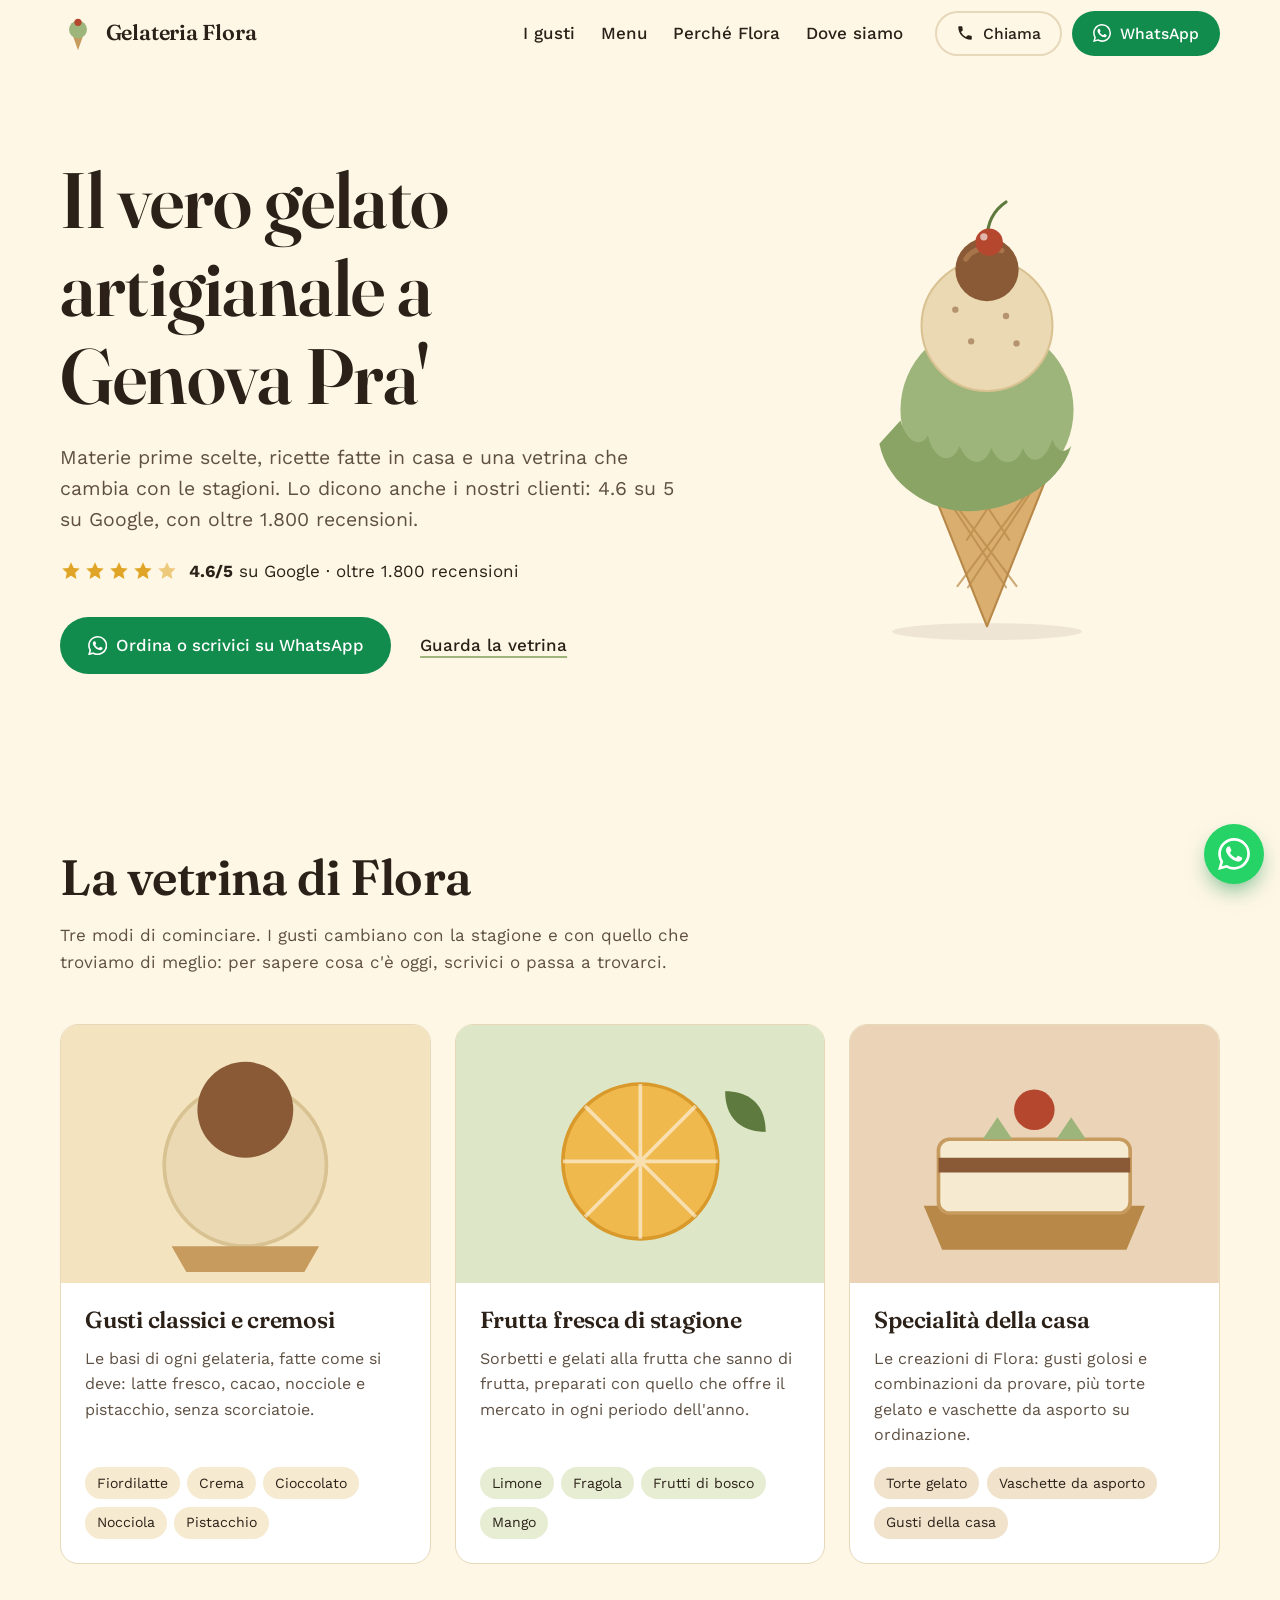
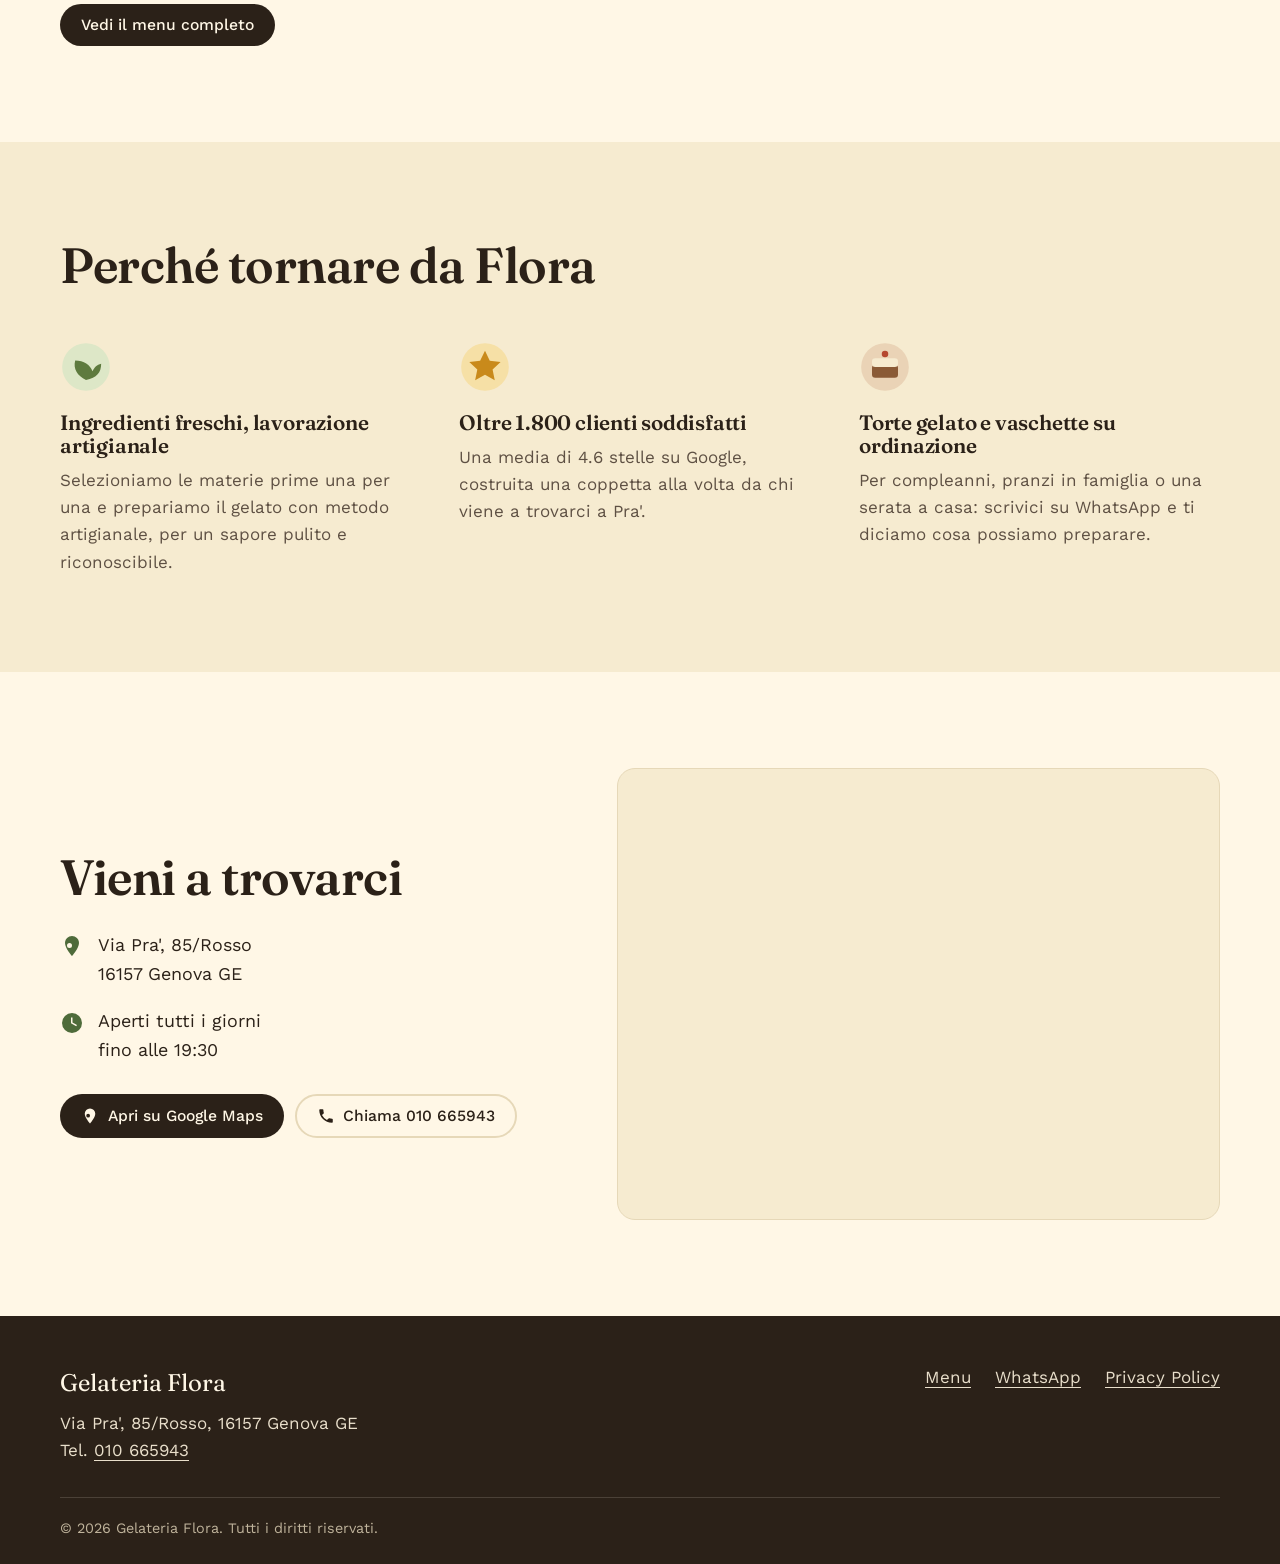
<file: index.html>
<!DOCTYPE html>
<html lang="it">
<head>
  <meta charset="UTF-8">
  <meta name="viewport" content="width=device-width, initial-scale=1">
  <title>Gelateria Flora | Gelato artigianale a Genova Pra'</title>
  <meta name="description" content="Gelateria Flora a Genova Pra': gelato artigianale, frutta fresca di stagione, torte gelato e vaschette da asporto su ordinazione. 4.6/5 su Google con oltre 1.800 recensioni.">
  <meta name="theme-color" content="#FFF7E6">
  <meta property="og:title" content="Gelateria Flora | Gelato artigianale a Genova Pra'">
  <meta property="og:description" content="Gelato artigianale, frutta fresca di stagione, torte gelato su ordinazione. Via Pra', 85/R, Genova.">
  <meta property="og:type" content="website">
  <link rel="icon" href="assets/favicon.svg" type="image/svg+xml">
  <link rel="preconnect" href="https://fonts.googleapis.com">
  <link rel="preconnect" href="https://fonts.gstatic.com" crossorigin>
  <link href="https://fonts.googleapis.com/css2?family=Fraunces:ital,opsz,wght@0,9..144,400;0,9..144,600;1,9..144,400&family=Work+Sans:wght@400;500;600&display=swap" rel="stylesheet">
  <link rel="stylesheet" href="style.css">
</head>
<body>

<!-- Icone SVG riutilizzabili -->
<svg width="0" height="0" style="position:absolute" aria-hidden="true">
  <symbol id="i-wa" viewBox="0 0 24 24"><path d="M17.472 14.382c-.297-.149-1.758-.867-2.03-.967-.273-.099-.471-.148-.67.15-.197.297-.767.966-.94 1.164-.173.199-.347.223-.644.075-.297-.15-1.255-.463-2.39-1.475-.883-.788-1.48-1.761-1.653-2.059-.173-.297-.018-.458.13-.606.134-.133.298-.347.446-.52.149-.174.198-.298.298-.497.099-.198.05-.371-.025-.52-.075-.149-.669-1.612-.916-2.207-.242-.579-.487-.5-.669-.51-.173-.008-.371-.01-.57-.01-.198 0-.52.074-.792.372-.272.297-1.04 1.016-1.04 2.479 0 1.462 1.065 2.875 1.213 3.074.149.198 2.096 3.2 5.077 4.487.709.306 1.262.489 1.694.625.712.227 1.36.195 1.871.118.571-.085 1.758-.719 2.006-1.413.248-.694.248-1.289.173-1.413-.074-.124-.272-.198-.57-.347m-5.421 7.403h-.004a9.87 9.87 0 01-5.031-1.378l-.361-.214-3.741.982.998-3.648-.235-.374a9.86 9.86 0 01-1.51-5.26c.001-5.45 4.436-9.884 9.888-9.884 2.64 0 5.122 1.03 6.988 2.898a9.825 9.825 0 012.893 6.994c-.003 5.45-4.437 9.884-9.885 9.884m8.413-18.297A11.815 11.815 0 0012.05 0C5.495 0 .16 5.335.157 11.892c0 2.096.547 4.142 1.588 5.945L.057 24l6.305-1.654a11.882 11.882 0 005.683 1.448h.005c6.554 0 11.89-5.335 11.893-11.893a11.821 11.821 0 00-3.48-8.413z"/></symbol>
  <symbol id="i-phone" viewBox="0 0 24 24"><path d="M6.6 10.8a15.1 15.1 0 006.6 6.6l2.2-2.2a1 1 0 011-.25c1.1.37 2.3.57 3.6.57a1 1 0 011 1V20a1 1 0 01-1 1C10.6 21 3 13.4 3 4a1 1 0 011-1h3.5a1 1 0 011 1c0 1.3.2 2.5.57 3.6a1 1 0 01-.25 1z"/></symbol>
  <symbol id="i-pin" viewBox="0 0 24 24"><path d="M12 2a7 7 0 00-7 7c0 5.2 7 13 7 13s7-7.8 7-13a7 7 0 00-7-7zm0 9.5A2.5 2.5 0 119.5 9 2.5 2.5 0 0112 11.5z"/></symbol>
  <symbol id="i-clock" viewBox="0 0 24 24"><path d="M12 2a10 10 0 100 20 10 10 0 000-20zm4.2 13.3l-5.2-3.1V6.5h1.5v4.9l4.5 2.6z"/></symbol>
  <symbol id="i-star" viewBox="0 0 24 24"><path d="M12 2.5l2.9 6.1 6.6.8-4.9 4.6 1.3 6.6L12 17.3l-5.9 3.3 1.3-6.6L2.5 9.4l6.6-.8z"/></symbol>
</svg>

<a class="skip" href="#contenuto">Vai al contenuto</a>

<header class="site-header" id="top">
  <div class="wrap header-inner">
    <a class="brand" href="#top" aria-label="Gelateria Flora, torna in alto">
      <svg class="brand-mark" viewBox="0 0 40 40" aria-hidden="true">
        <path d="M14 21h12l-6 17z" fill="#C79A5E"/>
        <circle cx="20" cy="15" r="10" fill="#9DB57A"/>
        <circle cx="20" cy="7" r="4" fill="#B5472F"/>
      </svg>
      <span class="brand-name">Gelateria Flora</span>
    </a>

    <nav class="nav" id="nav" aria-label="Principale">
      <ul class="nav-list">
        <li><a href="#gusti">I gusti</a></li>
        <li><a href="menu.html">Menu</a></li>
        <li><a href="#punti-di-forza">Perché Flora</a></li>
        <li><a href="#info">Dove siamo</a></li>
      </ul>
      <div class="nav-actions">
        <a class="btn btn-ghost" href="tel:010665943"><svg class="ico" aria-hidden="true"><use href="#i-phone"/></svg>Chiama</a>
        <a class="btn btn-wa" href="https://wa.me/39NUMERO" target="_blank" rel="noopener"><svg class="ico" aria-hidden="true"><use href="#i-wa"/></svg>WhatsApp</a>
      </div>
    </nav>

    <button class="burger" id="burger" aria-expanded="false" aria-controls="nav" aria-label="Apri il menu">
      <span></span><span></span><span></span>
    </button>
  </div>
</header>

<main id="contenuto">

  <!-- HERO -->
  <section class="hero">
    <div class="wrap hero-grid">
      <div class="hero-copy">
        <h1>Il vero gelato artigianale a Genova&nbsp;Pra'</h1>
        <p class="lead">Materie prime scelte, ricette fatte in casa e una vetrina che cambia con le stagioni. Lo dicono anche i nostri clienti: 4.6 su 5 su Google, con oltre 1.800 recensioni.</p>
        <div class="rating" role="img" aria-label="Valutazione 4.6 su 5 su Google">
          <span class="stars" aria-hidden="true">
            <svg><use href="#i-star"/></svg><svg><use href="#i-star"/></svg><svg><use href="#i-star"/></svg><svg><use href="#i-star"/></svg><svg class="half"><use href="#i-star"/></svg>
          </span>
          <span class="rating-text"><strong>4.6/5</strong> su Google · oltre 1.800 recensioni</span>
        </div>
        <div class="hero-cta">
          <a class="btn btn-wa btn-lg" href="https://wa.me/39NUMERO" target="_blank" rel="noopener"><svg class="ico" aria-hidden="true"><use href="#i-wa"/></svg>Ordina o scrivici su WhatsApp</a>
          <a class="link-quiet" href="#gusti">Guarda la vetrina</a>
        </div>
      </div>

      <div class="hero-art" aria-hidden="true">
        <svg viewBox="0 0 360 440" class="cone-art">
          <ellipse cx="180" cy="425" rx="90" ry="8" fill="#2B2118" opacity=".08"/>
          <!-- cono -->
          <path d="M112 250h136L180 420z" fill="#D9AE6F"/>
          <path d="M112 250h136L180 420z" fill="none" stroke="#B88848" stroke-width="2" stroke-linejoin="round"/>
          <g stroke="#B88848" stroke-width="2" opacity=".7" stroke-linecap="round">
            <path d="M132 283l66 100M156 270l45 68M206 270l-45 68M228 283l-66 100M118 262l90 120M242 262l-90 120"/>
          </g>
          <!-- palline -->
          <circle cx="180" cy="215" r="82" fill="#9DB57A"/>
          <path d="M98 225c6 22 20 26 26 14 6 26 24 28 30 10 8 20 24 20 30 2 8 18 24 18 30 0 6 16 20 16 28-8 4 12 12 14 18 6-12 40-60 62-98 62-36 0-76-24-84-64z" fill="#8AA466"/>
          <circle cx="180" cy="135" r="62" fill="#EBD9B4"/>
          <circle cx="180" cy="135" r="62" fill="none" stroke="#D9C291" stroke-width="2"/>
          <g fill="#8A5A36" opacity=".55"><circle cx="150" cy="120" r="3"/><circle cx="172" cy="104" r="3"/><circle cx="198" cy="126" r="3"/><circle cx="165" cy="150" r="3"/><circle cx="208" cy="152" r="3"/><circle cx="188" cy="86" r="2.5"/></g>
          <circle cx="180" cy="82" r="30" fill="#8A5A36"/>
          <path d="M160 72c6-10 22-14 34-8" stroke="#A8744A" stroke-width="5" stroke-linecap="round" fill="none"/>
          <!-- ciliegia -->
          <path d="M180 54c0-16 6-28 18-36" stroke="#5E7A3E" stroke-width="3" fill="none" stroke-linecap="round"/>
          <circle cx="182" cy="56" r="13" fill="#B5472F"/>
          <circle cx="177" cy="51" r="3.5" fill="#fff" opacity=".6"/>
        </svg>
      </div>
    </div>
  </section>

  <!-- GUSTI -->
  <section class="section" id="gusti">
    <div class="wrap">
      <div class="section-head">
        <h2>La vetrina di Flora</h2>
        <p>Tre modi di cominciare. I gusti cambiano con la stagione e con quello che troviamo di meglio: per sapere cosa c'è oggi, scrivici o passa a trovarci.</p>
      </div>

      <div class="cards">
        <article class="card card-cream">
          <div class="card-media">
            <svg viewBox="0 0 200 140" aria-hidden="true"><rect width="200" height="140" fill="#F3E3BF"/><circle cx="100" cy="76" r="44" fill="#EBD9B4" stroke="#D9C291" stroke-width="2"/><circle cx="100" cy="46" r="26" fill="#8A5A36"/><path d="M60 120h80l-8 14H68z" fill="#C79A5E"/></svg>
            <img src="https://images.unsplash.com/photo-1563805042-7684c019e1cb?auto=format&fit=crop&w=900&q=75" alt="Coppetta con palline di gelato artigianale" loading="lazy" onerror="this.remove()">
          </div>
          <div class="card-body">
            <h3>Gusti classici e cremosi</h3>
            <p>Le basi di ogni gelateria, fatte come si deve: latte fresco, cacao, nocciole e pistacchio, senza scorciatoie.</p>
            <ul class="chips">
              <li>Fiordilatte</li><li>Crema</li><li>Cioccolato</li><li>Nocciola</li><li>Pistacchio</li>
            </ul>
          </div>
        </article>

        <article class="card card-pistachio">
          <div class="card-media">
            <svg viewBox="0 0 200 140" aria-hidden="true"><rect width="200" height="140" fill="#DDE7C7"/><circle cx="100" cy="74" r="42" fill="#F0B94E"/><circle cx="100" cy="74" r="42" fill="none" stroke="#D99A2B" stroke-width="2"/><path d="M100 32v84M58 74h84M70 44l60 60M130 44l-60 60" stroke="#fff" stroke-width="2" opacity=".55"/><path d="M146 36c14 0 22 8 22 22-14 0-22-8-22-22z" fill="#5E7A3E"/></svg>
            <img src="https://images.unsplash.com/photo-1488900128323-21503983a07e?auto=format&fit=crop&w=900&q=75" alt="Frutta fresca di stagione" loading="lazy" onerror="this.remove()">
          </div>
          <div class="card-body">
            <h3>Frutta fresca di stagione</h3>
            <p>Sorbetti e gelati alla frutta che sanno di frutta, preparati con quello che offre il mercato in ogni periodo dell'anno.</p>
            <ul class="chips">
              <li>Limone</li><li>Fragola</li><li>Frutti di bosco</li><li>Mango</li>
            </ul>
          </div>
        </article>

        <article class="card card-hazel">
          <div class="card-media">
            <svg viewBox="0 0 200 140" aria-hidden="true"><rect width="200" height="140" fill="#EAD3B6"/><path d="M40 98h120l-10 24H50z" fill="#B88848"/><rect x="48" y="62" width="104" height="40" rx="6" fill="#F6EBD0" stroke="#C79A5E" stroke-width="2"/><path d="M48 76h104" stroke="#8A5A36" stroke-width="8"/><circle cx="100" cy="46" r="11" fill="#B5472F"/><path d="M72 62l8-12 8 12M112 62l8-12 8 12" fill="#9DB57A"/></svg>
            <img src="https://images.unsplash.com/photo-1501443762994-82bd5dace89a?auto=format&fit=crop&w=900&q=75" alt="Specialità gelato della casa" loading="lazy" onerror="this.remove()">
          </div>
          <div class="card-body">
            <h3>Specialità della casa</h3>
            <p>Le creazioni di Flora: gusti golosi e combinazioni da provare, più torte gelato e vaschette da asporto su ordinazione.</p>
            <ul class="chips">
              <li>Torte gelato</li><li>Vaschette da asporto</li><li>Gusti della casa</li>
            </ul>
          </div>
        </article>
      </div>
      <p class="section-cta"><a class="btn btn-solid" href="menu.html">Vedi il menu completo</a></p>
    </div>
  </section>

  <!-- PUNTI DI FORZA -->
  <section class="section section-tint" id="punti-di-forza">
    <div class="wrap">
      <div class="section-head">
        <h2>Perché tornare da Flora</h2>
      </div>
      <div class="strengths">
        <div class="strength">
          <svg class="s-ico" viewBox="0 0 48 48" aria-hidden="true"><circle cx="24" cy="24" r="22" fill="#DDE7C7"/><path d="M24 36c-8-4-12-10-10-18 8 0 14 4 16 10 2-4 4-6 8-7 0 8-4 13-14 15z" fill="#5E7A3E"/></svg>
          <h3>Ingredienti freschi, lavorazione artigianale</h3>
          <p>Selezioniamo le materie prime una per una e prepariamo il gelato con metodo artigianale, per un sapore pulito e riconoscibile.</p>
        </div>
        <div class="strength">
          <svg class="s-ico" viewBox="0 0 48 48" aria-hidden="true"><circle cx="24" cy="24" r="22" fill="#F6E0A6"/><path d="M24 9l4.4 9.2 10 1.2-7.4 6.9 2 10L24 31.2 14.9 36.3l2-10L9.5 19.4l10-1.2z" fill="#C98A1B"/></svg>
          <h3>Oltre 1.800 clienti soddisfatti</h3>
          <p>Una media di 4.6 stelle su Google, costruita una coppetta alla volta da chi viene a trovarci a Pra'.</p>
        </div>
        <div class="strength">
          <svg class="s-ico" viewBox="0 0 48 48" aria-hidden="true"><circle cx="24" cy="24" r="22" fill="#EAD3B6"/><rect x="12" y="22" width="24" height="12" rx="3" fill="#8A5A36"/><rect x="12" y="16" width="24" height="8" rx="3" fill="#F6EBD0"/><circle cx="24" cy="12" r="3" fill="#B5472F"/></svg>
          <h3>Torte gelato e vaschette su ordinazione</h3>
          <p>Per compleanni, pranzi in famiglia o una serata a casa: scrivici su WhatsApp e ti diciamo cosa possiamo preparare.</p>
        </div>
      </div>
    </div>
  </section>

  <!-- INFO / MAPPA -->
  <section class="section" id="info">
    <div class="wrap info-grid">
      <div class="info-copy">
        <h2>Vieni a trovarci</h2>
        <address class="info-item">
          <svg class="ico" aria-hidden="true"><use href="#i-pin"/></svg>
          <span>Via Pra', 85/Rosso<br>16157 Genova GE</span>
        </address>
        <div class="info-item">
          <svg class="ico" aria-hidden="true"><use href="#i-clock"/></svg>
          <span>Aperti tutti i giorni<br>fino alle 19:30</span>
        </div>
        <div class="info-actions">
          <a class="btn btn-solid" href="https://www.google.com/maps/search/?api=1&query=Gelateria+Flora+Via+Pra'+85R+16157+Genova" target="_blank" rel="noopener"><svg class="ico" aria-hidden="true"><use href="#i-pin"/></svg>Apri su Google Maps</a>
          <a class="btn btn-ghost" href="tel:010665943"><svg class="ico" aria-hidden="true"><use href="#i-phone"/></svg>Chiama 010 665943</a>
        </div>
      </div>
      <div class="map-frame">
        <iframe title="Mappa di Gelateria Flora, Via Pra' 85/R, Genova" loading="lazy" referrerpolicy="no-referrer-when-downgrade"
          src="https://www.google.com/maps?q=Via+Pra'+85R,+16157+Genova&output=embed"></iframe>
      </div>
    </div>
  </section>
</main>

<footer class="site-footer">
  <div class="wrap footer-inner">
    <div>
      <p class="footer-brand">Gelateria Flora</p>
      <p>Via Pra', 85/Rosso, 16157 Genova GE<br>Tel. <a href="tel:010665943">010 665943</a></p>
    </div>
    <div class="footer-links">
      <a href="menu.html">Menu</a>
      <a href="https://wa.me/39NUMERO" target="_blank" rel="noopener">WhatsApp</a>
      <a href="#" id="privacy-link">Privacy Policy</a>
    </div>
  </div>
  <div class="wrap footer-bottom">
    <p>© <span id="year">2026</span> Gelateria Flora. Tutti i diritti riservati.</p>
  </div>
</footer>

<a class="wa-float" href="https://wa.me/39NUMERO" target="_blank" rel="noopener" aria-label="Scrivici su WhatsApp">
  <svg aria-hidden="true"><use href="#i-wa"/></svg>
</a>

<script src="script.js"></script>
</body>
</html>
</file>
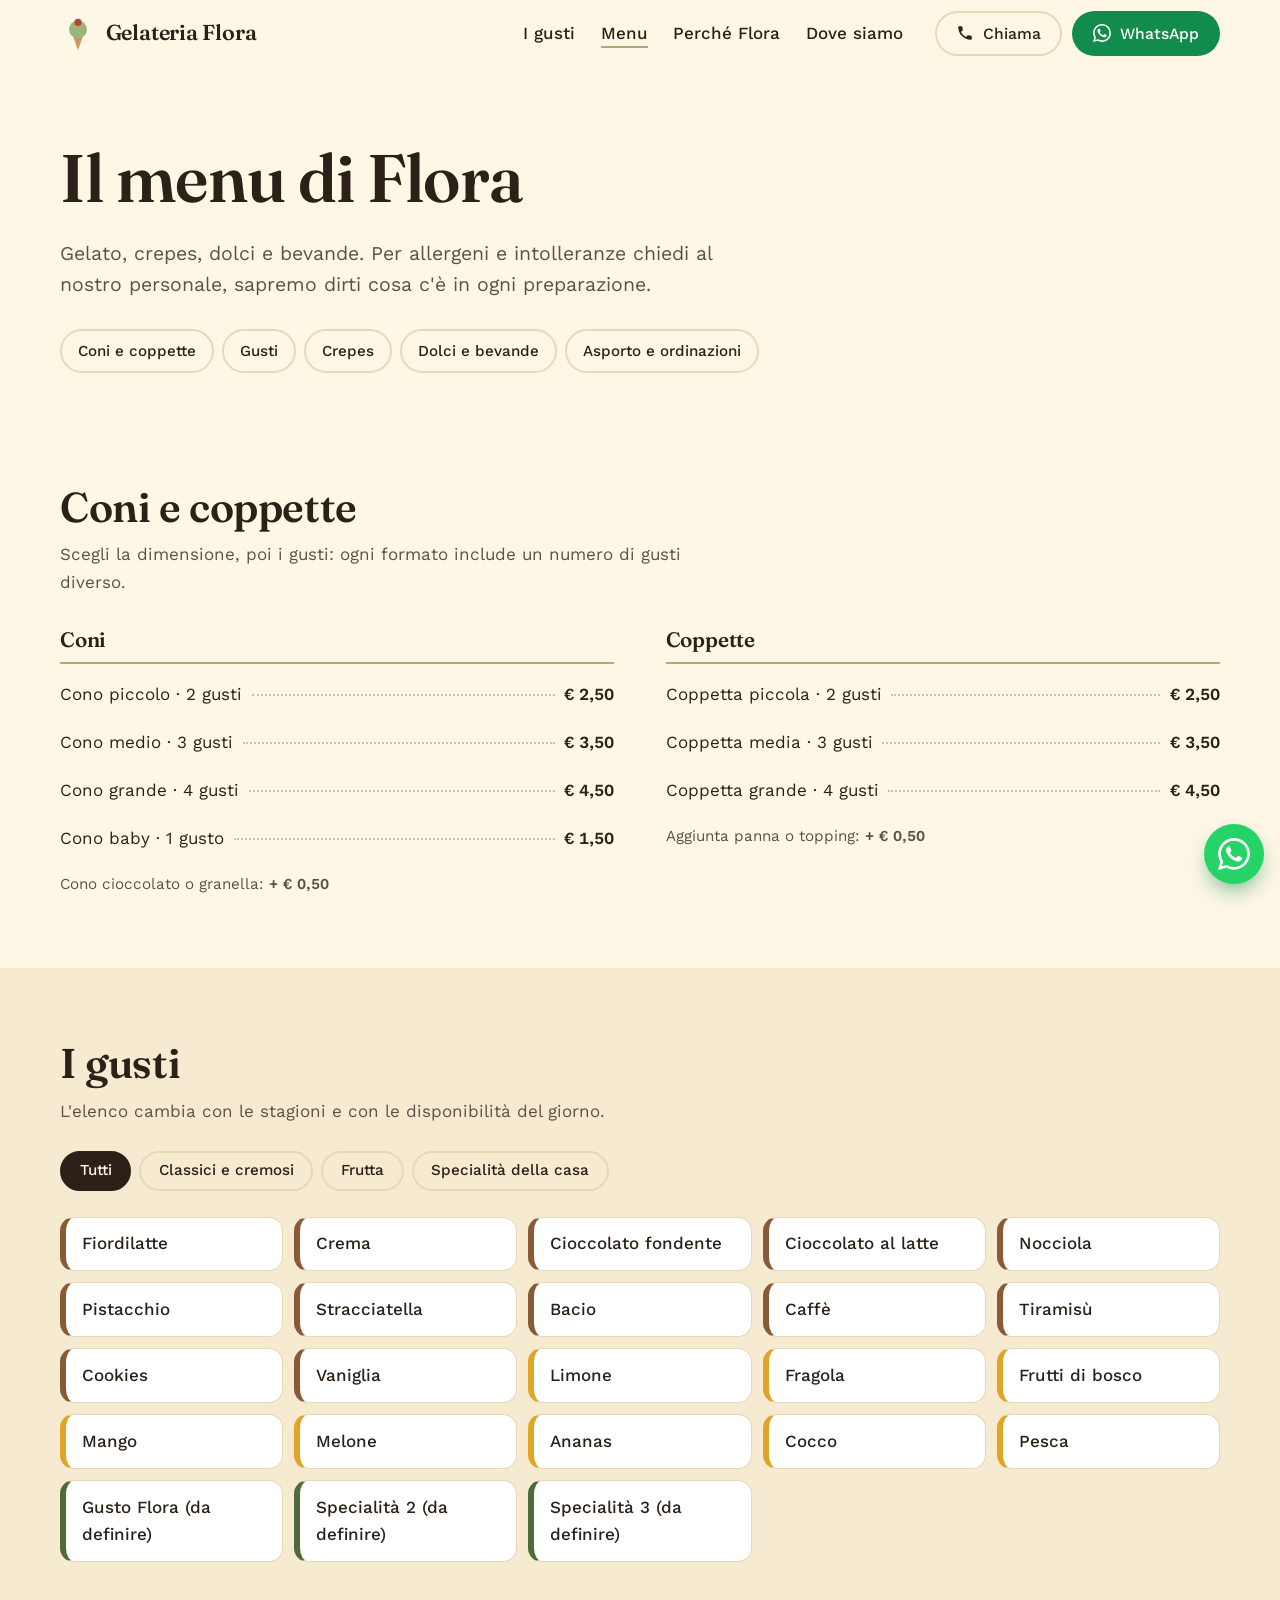
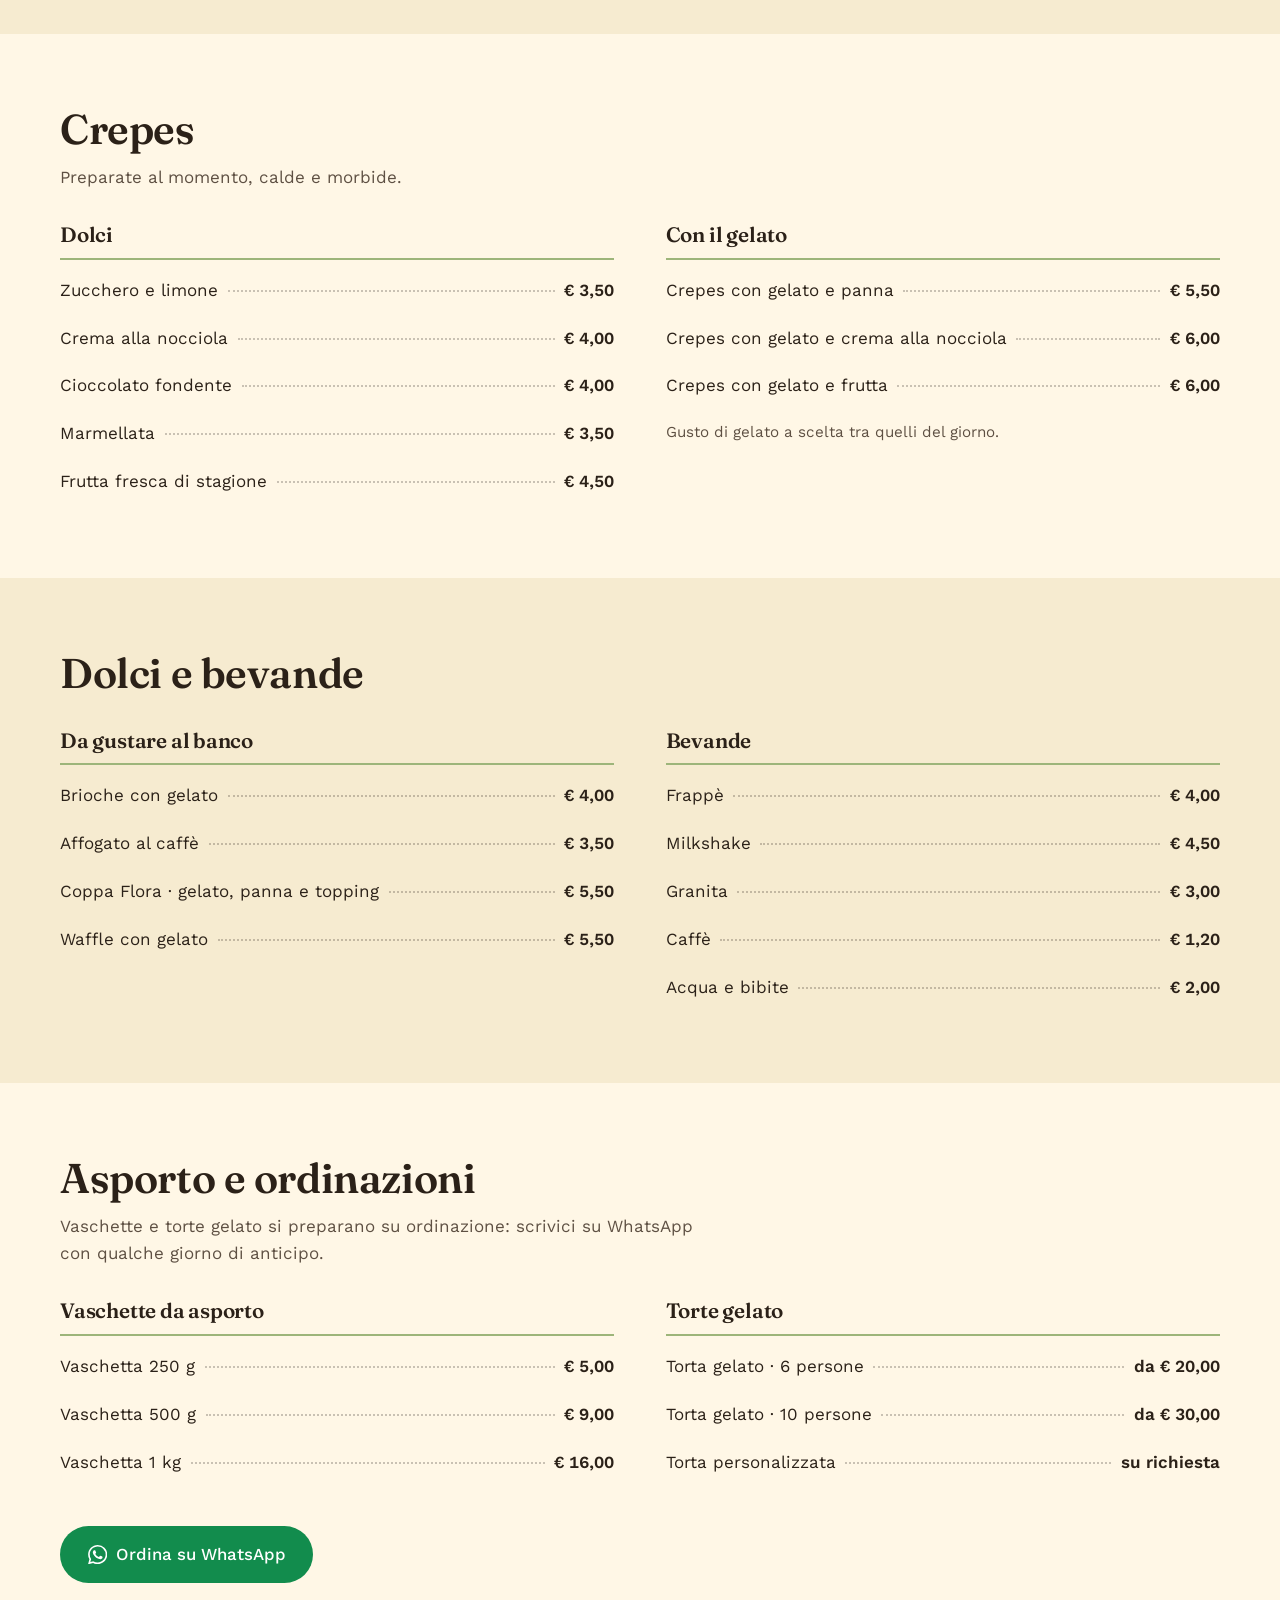
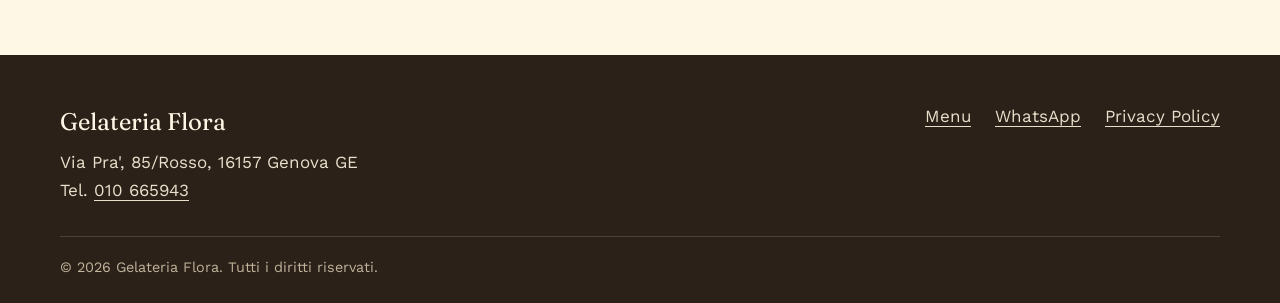
<file: menu.html>
<!DOCTYPE html>
<html lang="it">
<head>
  <meta charset="UTF-8">
  <meta name="viewport" content="width=device-width, initial-scale=1">
  <title>Menu | Gelateria Flora, Genova Pra'</title>
  <meta name="description" content="Il menu della Gelateria Flora a Genova Pra': coni, coppette, gusti di gelato, crepes, dolci, bevande, vaschette e torte gelato su ordinazione.">
  <meta name="theme-color" content="#FFF7E6">
  <link rel="icon" href="assets/favicon.svg" type="image/svg+xml">
  <link rel="preconnect" href="https://fonts.googleapis.com">
  <link rel="preconnect" href="https://fonts.gstatic.com" crossorigin>
  <link href="https://fonts.googleapis.com/css2?family=Fraunces:ital,opsz,wght@0,9..144,400;0,9..144,600;1,9..144,400&family=Work+Sans:wght@400;500;600&display=swap" rel="stylesheet">
  <link rel="stylesheet" href="style.css">
</head>
<body>

<!-- Icone SVG riutilizzabili -->
<svg width="0" height="0" style="position:absolute" aria-hidden="true">
  <symbol id="i-wa" viewBox="0 0 24 24"><path d="M17.472 14.382c-.297-.149-1.758-.867-2.03-.967-.273-.099-.471-.148-.67.15-.197.297-.767.966-.94 1.164-.173.199-.347.223-.644.075-.297-.15-1.255-.463-2.39-1.475-.883-.788-1.48-1.761-1.653-2.059-.173-.297-.018-.458.13-.606.134-.133.298-.347.446-.52.149-.174.198-.298.298-.497.099-.198.05-.371-.025-.52-.075-.149-.669-1.612-.916-2.207-.242-.579-.487-.5-.669-.51-.173-.008-.371-.01-.57-.01-.198 0-.52.074-.792.372-.272.297-1.04 1.016-1.04 2.479 0 1.462 1.065 2.875 1.213 3.074.149.198 2.096 3.2 5.077 4.487.709.306 1.262.489 1.694.625.712.227 1.36.195 1.871.118.571-.085 1.758-.719 2.006-1.413.248-.694.248-1.289.173-1.413-.074-.124-.272-.198-.57-.347m-5.421 7.403h-.004a9.87 9.87 0 01-5.031-1.378l-.361-.214-3.741.982.998-3.648-.235-.374a9.86 9.86 0 01-1.51-5.26c.001-5.45 4.436-9.884 9.888-9.884 2.64 0 5.122 1.03 6.988 2.898a9.825 9.825 0 012.893 6.994c-.003 5.45-4.437 9.884-9.885 9.884m8.413-18.297A11.815 11.815 0 0012.05 0C5.495 0 .16 5.335.157 11.892c0 2.096.547 4.142 1.588 5.945L.057 24l6.305-1.654a11.882 11.882 0 005.683 1.448h.005c6.554 0 11.89-5.335 11.893-11.893a11.821 11.821 0 00-3.48-8.413z"/></symbol>
  <symbol id="i-phone" viewBox="0 0 24 24"><path d="M6.6 10.8a15.1 15.1 0 006.6 6.6l2.2-2.2a1 1 0 011-.25c1.1.37 2.3.57 3.6.57a1 1 0 011 1V20a1 1 0 01-1 1C10.6 21 3 13.4 3 4a1 1 0 011-1h3.5a1 1 0 011 1c0 1.3.2 2.5.57 3.6a1 1 0 01-.25 1z"/></symbol>
  <symbol id="i-pin" viewBox="0 0 24 24"><path d="M12 2a7 7 0 00-7 7c0 5.2 7 13 7 13s7-7.8 7-13a7 7 0 00-7-7zm0 9.5A2.5 2.5 0 119.5 9 2.5 2.5 0 0112 11.5z"/></symbol>
  <symbol id="i-clock" viewBox="0 0 24 24"><path d="M12 2a10 10 0 100 20 10 10 0 000-20zm4.2 13.3l-5.2-3.1V6.5h1.5v4.9l4.5 2.6z"/></symbol>
  <symbol id="i-star" viewBox="0 0 24 24"><path d="M12 2.5l2.9 6.1 6.6.8-4.9 4.6 1.3 6.6L12 17.3l-5.9 3.3 1.3-6.6L2.5 9.4l6.6-.8z"/></symbol>
</svg>

<a class="skip" href="#contenuto">Vai al contenuto</a>

<header class="site-header" id="top">
  <div class="wrap header-inner">
    <a class="brand" href="index.html" aria-label="Gelateria Flora, torna in alto">
      <svg class="brand-mark" viewBox="0 0 40 40" aria-hidden="true">
        <path d="M14 21h12l-6 17z" fill="#C79A5E"/>
        <circle cx="20" cy="15" r="10" fill="#9DB57A"/>
        <circle cx="20" cy="7" r="4" fill="#B5472F"/>
      </svg>
      <span class="brand-name">Gelateria Flora</span>
    </a>

    <nav class="nav" id="nav" aria-label="Principale">
      <ul class="nav-list">
        <li><a href="index.html#gusti">I gusti</a></li>
        <li><a href="menu.html" aria-current="page">Menu</a></li>
        <li><a href="index.html#punti-di-forza">Perché Flora</a></li>
        <li><a href="index.html#info">Dove siamo</a></li>
      </ul>
      <div class="nav-actions">
        <a class="btn btn-ghost" href="tel:010665943"><svg class="ico" aria-hidden="true"><use href="#i-phone"/></svg>Chiama</a>
        <a class="btn btn-wa" href="https://wa.me/39NUMERO" target="_blank" rel="noopener"><svg class="ico" aria-hidden="true"><use href="#i-wa"/></svg>WhatsApp</a>
      </div>
    </nav>

    <button class="burger" id="burger" aria-expanded="false" aria-controls="nav" aria-label="Apri il menu">
      <span></span><span></span><span></span>
    </button>
  </div>
</header>

<main id="contenuto">
  <!-- NOTA PER CHI MODIFICA: i prezzi e i gusti qui sotto sono ESEMPI.
       Sostituisci ogni prezzo (classe "price") e ogni gusto con i dati reali della gelateria. -->

  <section class="menu-hero">
    <div class="wrap">
      <h1>Il menu di Flora</h1>
      <p class="lead">Gelato, crepes, dolci e bevande. Per allergeni e intolleranze chiedi al nostro personale, sapremo dirti cosa c'è in ogni preparazione.</p>
      <nav class="menu-jump" aria-label="Sezioni del menu">
        <a href="#gelato">Coni e coppette</a>
        <a href="#gusti">Gusti</a>
        <a href="#crepes">Crepes</a>
        <a href="#dolci">Dolci e bevande</a>
        <a href="#asporto">Asporto e ordinazioni</a>
      </nav>
    </div>
  </section>

  <section class="menu-section" id="gelato">
    <div class="wrap">
      <h2>Coni e coppette</h2>
      <p class="menu-note">Scegli la dimensione, poi i gusti: ogni formato include un numero di gusti diverso.</p>
      <div class="menu-cols">
        <div class="menu-block">
          <h3>Coni</h3>
          <ul class="price-list">
          <li><span class="r-name">Cono piccolo · 2 gusti</span><span class="r-dots" aria-hidden="true"></span><span class="price">€ 2,50</span></li>
          <li><span class="r-name">Cono medio · 3 gusti</span><span class="r-dots" aria-hidden="true"></span><span class="price">€ 3,50</span></li>
          <li><span class="r-name">Cono grande · 4 gusti</span><span class="r-dots" aria-hidden="true"></span><span class="price">€ 4,50</span></li>
          <li><span class="r-name">Cono baby · 1 gusto</span><span class="r-dots" aria-hidden="true"></span><span class="price">€ 1,50</span></li>
          </ul>
          <p class="menu-extra">Cono cioccolato o granella: <span class="price">+ € 0,50</span></p>
        </div>
        <div class="menu-block">
          <h3>Coppette</h3>
          <ul class="price-list">
          <li><span class="r-name">Coppetta piccola · 2 gusti</span><span class="r-dots" aria-hidden="true"></span><span class="price">€ 2,50</span></li>
          <li><span class="r-name">Coppetta media · 3 gusti</span><span class="r-dots" aria-hidden="true"></span><span class="price">€ 3,50</span></li>
          <li><span class="r-name">Coppetta grande · 4 gusti</span><span class="r-dots" aria-hidden="true"></span><span class="price">€ 4,50</span></li>
          </ul>
          <p class="menu-extra">Aggiunta panna o topping: <span class="price">+ € 0,50</span></p>
        </div>
      </div>
    </div>
  </section>

  <section class="menu-section menu-tint" id="gusti">
    <div class="wrap">
      <h2>I gusti</h2>
      <p class="menu-note">L'elenco cambia con le stagioni e con le disponibilità del giorno.</p>
      <div class="filter" role="group" aria-label="Filtra i gusti">
        <button type="button" class="chip is-active" data-filter="all" aria-pressed="true">Tutti</button>
        <button type="button" class="chip" data-filter="creme" aria-pressed="false">Classici e cremosi</button>
        <button type="button" class="chip" data-filter="frutta" aria-pressed="false">Frutta</button>
        <button type="button" class="chip" data-filter="casa" aria-pressed="false">Specialità della casa</button>
      </div>
      <ul class="flavors" id="flavors">
          <li data-cat="creme">Fiordilatte</li>
          <li data-cat="creme">Crema</li>
          <li data-cat="creme">Cioccolato fondente</li>
          <li data-cat="creme">Cioccolato al latte</li>
          <li data-cat="creme">Nocciola</li>
          <li data-cat="creme">Pistacchio</li>
          <li data-cat="creme">Stracciatella</li>
          <li data-cat="creme">Bacio</li>
          <li data-cat="creme">Caffè</li>
          <li data-cat="creme">Tiramisù</li>
          <li data-cat="creme">Cookies</li>
          <li data-cat="creme">Vaniglia</li>
          <li data-cat="frutta">Limone</li>
          <li data-cat="frutta">Fragola</li>
          <li data-cat="frutta">Frutti di bosco</li>
          <li data-cat="frutta">Mango</li>
          <li data-cat="frutta">Melone</li>
          <li data-cat="frutta">Ananas</li>
          <li data-cat="frutta">Cocco</li>
          <li data-cat="frutta">Pesca</li>
          <li data-cat="casa">Gusto Flora (da definire)</li>
          <li data-cat="casa">Specialità 2 (da definire)</li>
          <li data-cat="casa">Specialità 3 (da definire)</li>
      </ul>
    </div>
  </section>

  <section class="menu-section" id="crepes">
    <div class="wrap">
      <h2>Crepes</h2>
      <p class="menu-note">Preparate al momento, calde e morbide.</p>
      <div class="menu-cols">
        <div class="menu-block">
          <h3>Dolci</h3>
          <ul class="price-list">
          <li><span class="r-name">Zucchero e limone</span><span class="r-dots" aria-hidden="true"></span><span class="price">€ 3,50</span></li>
          <li><span class="r-name">Crema alla nocciola</span><span class="r-dots" aria-hidden="true"></span><span class="price">€ 4,00</span></li>
          <li><span class="r-name">Cioccolato fondente</span><span class="r-dots" aria-hidden="true"></span><span class="price">€ 4,00</span></li>
          <li><span class="r-name">Marmellata</span><span class="r-dots" aria-hidden="true"></span><span class="price">€ 3,50</span></li>
          <li><span class="r-name">Frutta fresca di stagione</span><span class="r-dots" aria-hidden="true"></span><span class="price">€ 4,50</span></li>
          </ul>
        </div>
        <div class="menu-block">
          <h3>Con il gelato</h3>
          <ul class="price-list">
          <li><span class="r-name">Crepes con gelato e panna</span><span class="r-dots" aria-hidden="true"></span><span class="price">€ 5,50</span></li>
          <li><span class="r-name">Crepes con gelato e crema alla nocciola</span><span class="r-dots" aria-hidden="true"></span><span class="price">€ 6,00</span></li>
          <li><span class="r-name">Crepes con gelato e frutta</span><span class="r-dots" aria-hidden="true"></span><span class="price">€ 6,00</span></li>
          </ul>
          <p class="menu-extra">Gusto di gelato a scelta tra quelli del giorno.</p>
        </div>
      </div>
    </div>
  </section>

  <section class="menu-section menu-tint" id="dolci">
    <div class="wrap">
      <h2>Dolci e bevande</h2>
      <div class="menu-cols">
        <div class="menu-block">
          <h3>Da gustare al banco</h3>
          <ul class="price-list">
          <li><span class="r-name">Brioche con gelato</span><span class="r-dots" aria-hidden="true"></span><span class="price">€ 4,00</span></li>
          <li><span class="r-name">Affogato al caffè</span><span class="r-dots" aria-hidden="true"></span><span class="price">€ 3,50</span></li>
          <li><span class="r-name">Coppa Flora · gelato, panna e topping</span><span class="r-dots" aria-hidden="true"></span><span class="price">€ 5,50</span></li>
          <li><span class="r-name">Waffle con gelato</span><span class="r-dots" aria-hidden="true"></span><span class="price">€ 5,50</span></li>
          </ul>
        </div>
        <div class="menu-block">
          <h3>Bevande</h3>
          <ul class="price-list">
          <li><span class="r-name">Frappè</span><span class="r-dots" aria-hidden="true"></span><span class="price">€ 4,00</span></li>
          <li><span class="r-name">Milkshake</span><span class="r-dots" aria-hidden="true"></span><span class="price">€ 4,50</span></li>
          <li><span class="r-name">Granita</span><span class="r-dots" aria-hidden="true"></span><span class="price">€ 3,00</span></li>
          <li><span class="r-name">Caffè</span><span class="r-dots" aria-hidden="true"></span><span class="price">€ 1,20</span></li>
          <li><span class="r-name">Acqua e bibite</span><span class="r-dots" aria-hidden="true"></span><span class="price">€ 2,00</span></li>
          </ul>
        </div>
      </div>
    </div>
  </section>

  <section class="menu-section" id="asporto">
    <div class="wrap">
      <h2>Asporto e ordinazioni</h2>
      <p class="menu-note">Vaschette e torte gelato si preparano su ordinazione: scrivici su WhatsApp con qualche giorno di anticipo.</p>
      <div class="menu-cols">
        <div class="menu-block">
          <h3>Vaschette da asporto</h3>
          <ul class="price-list">
          <li><span class="r-name">Vaschetta 250 g</span><span class="r-dots" aria-hidden="true"></span><span class="price">€ 5,00</span></li>
          <li><span class="r-name">Vaschetta 500 g</span><span class="r-dots" aria-hidden="true"></span><span class="price">€ 9,00</span></li>
          <li><span class="r-name">Vaschetta 1 kg</span><span class="r-dots" aria-hidden="true"></span><span class="price">€ 16,00</span></li>
          </ul>
        </div>
        <div class="menu-block">
          <h3>Torte gelato</h3>
          <ul class="price-list">
          <li><span class="r-name">Torta gelato · 6 persone</span><span class="r-dots" aria-hidden="true"></span><span class="price">da € 20,00</span></li>
          <li><span class="r-name">Torta gelato · 10 persone</span><span class="r-dots" aria-hidden="true"></span><span class="price">da € 30,00</span></li>
          <li><span class="r-name">Torta personalizzata</span><span class="r-dots" aria-hidden="true"></span><span class="price">su richiesta</span></li>
          </ul>
        </div>
      </div>
      <p class="section-cta"><a class="btn btn-wa btn-lg" href="https://wa.me/39NUMERO" target="_blank" rel="noopener"><svg class="ico" aria-hidden="true"><use href="#i-wa"/></svg>Ordina su WhatsApp</a></p>
    </div>
  </section>
</main>

<footer class="site-footer">
  <div class="wrap footer-inner">
    <div>
      <p class="footer-brand">Gelateria Flora</p>
      <p>Via Pra', 85/Rosso, 16157 Genova GE<br>Tel. <a href="tel:010665943">010 665943</a></p>
    </div>
    <div class="footer-links">
      <a href="menu.html" aria-current="page">Menu</a>
      <a href="https://wa.me/39NUMERO" target="_blank" rel="noopener">WhatsApp</a>
      <a href="#" id="privacy-link">Privacy Policy</a>
    </div>
  </div>
  <div class="wrap footer-bottom">
    <p>© <span id="year">2026</span> Gelateria Flora. Tutti i diritti riservati.</p>
  </div>
</footer>

<a class="wa-float" href="https://wa.me/39NUMERO" target="_blank" rel="noopener" aria-label="Scrivici su WhatsApp">
  <svg aria-hidden="true"><use href="#i-wa"/></svg>
</a>

<script src="script.js"></script>
</body>
</html>
</file>
<file: style.css>
/* ============ Gelateria Flora ============ */
:root {
  --panna: #FFF7E6;
  --panna-deep: #F6EBD0;
  --pistacchio: #9DB57A;
  --pistacchio-deep: #4E6B3A;
  --nocciola: #8A5A36;
  --ciliegia: #B5472F;
  --ink: #2B2118;
  --ink-soft: #5E5043;
  --line: #E6D8B8;
  --wa: #25D366;
  --wa-deep: #128C4D;
  --radius: 18px;
  --serif: 'Fraunces', Georgia, 'Times New Roman', serif;
  --sans: 'Work Sans', system-ui, -apple-system, 'Segoe UI', sans-serif;
  --header-h: 68px;
}

*, *::before, *::after { box-sizing: border-box; }
html { scroll-behavior: smooth; scroll-padding-top: calc(var(--header-h) + 12px); }
body {
  margin: 0;
  font-family: var(--sans);
  font-size: 1.0625rem;
  line-height: 1.6;
  color: var(--ink);
  background: var(--panna);
  -webkit-font-smoothing: antialiased;
}
body.menu-open { overflow: hidden; }
img, svg, iframe { max-width: 100%; display: block; }
a { color: inherit; }
h1, h2, h3 { font-family: var(--serif); font-weight: 600; line-height: 1.12; margin: 0; letter-spacing: -0.01em; }
p { margin: 0; }
ul { list-style: none; margin: 0; padding: 0; }

:focus-visible { outline: 3px solid var(--pistacchio-deep); outline-offset: 3px; border-radius: 6px; }

.wrap { width: min(1160px, 100% - 2.5rem); margin-inline: auto; }

.skip { position: absolute; left: -999px; top: 8px; background: var(--ink); color: #fff; padding: .6rem 1rem; border-radius: 8px; z-index: 100; }
.skip:focus { left: 8px; }

/* ---------- Bottoni ---------- */
.ico { width: 1.15em; height: 1.15em; fill: currentColor; flex: none; }
.btn {
  display: inline-flex; align-items: center; justify-content: center; gap: .55rem;
  padding: .7rem 1.2rem; border-radius: 999px; border: 2px solid transparent;
  font: 500 .98rem/1 var(--sans); text-decoration: none; cursor: pointer;
  transition: background-color .2s, color .2s, border-color .2s, transform .2s;
}
.btn:active { transform: scale(.98); }
.btn-wa { background: var(--wa-deep); color: #fff; }
.btn-wa:hover { background: #0E7340; }
.btn-ghost { border-color: var(--line); background: transparent; }
.btn-ghost:hover { border-color: var(--nocciola); }
.btn-solid { background: var(--ink); color: var(--panna); }
.btn-solid:hover { background: var(--nocciola); }
.btn-lg { padding: 1.05rem 1.6rem; font-size: 1.05rem; }
.link-quiet { font-weight: 500; text-underline-offset: 5px; text-decoration-thickness: 2px; text-decoration-color: var(--pistacchio); }
.link-quiet:hover { text-decoration-color: var(--nocciola); }

/* ---------- Header ---------- */
.site-header {
  position: sticky; top: 0; z-index: 50; height: var(--header-h);
  background: rgba(255, 247, 230, .92); backdrop-filter: blur(10px);
  border-bottom: 1px solid transparent; transition: border-color .2s, box-shadow .2s;
}
.site-header.is-scrolled { border-bottom-color: var(--line); box-shadow: 0 6px 20px -14px rgba(43, 33, 24, .35); }
.header-inner { height: 100%; display: flex; align-items: center; justify-content: space-between; gap: 1rem; }
.brand { display: flex; align-items: center; gap: .6rem; text-decoration: none; }
.brand-mark { width: 36px; height: 36px; }
.brand-name { font-family: var(--serif); font-weight: 600; font-size: 1.35rem; letter-spacing: -0.01em; }

.nav { display: flex; align-items: center; gap: 2rem; }
.nav-list { display: flex; gap: 1.6rem; }
.nav-list a { text-decoration: none; font-weight: 500; padding: .3rem 0; background: linear-gradient(var(--pistacchio), var(--pistacchio)) 0 100% / 0 2px no-repeat; transition: background-size .25s; }
.nav-list a:hover { background-size: 100% 2px; }
.nav-actions { display: flex; gap: .6rem; }

.burger { display: none; width: 46px; height: 46px; border: 0; background: transparent; cursor: pointer; position: relative; border-radius: 12px; }
.burger span { position: absolute; left: 11px; right: 11px; height: 2px; background: var(--ink); border-radius: 2px; transition: transform .25s, opacity .2s, top .25s; }
.burger span:nth-child(1) { top: 16px; }
.burger span:nth-child(2) { top: 22px; }
.burger span:nth-child(3) { top: 28px; }
.burger[aria-expanded="true"] span:nth-child(1) { top: 22px; transform: rotate(45deg); }
.burger[aria-expanded="true"] span:nth-child(2) { opacity: 0; }
.burger[aria-expanded="true"] span:nth-child(3) { top: 22px; transform: rotate(-45deg); }

/* ---------- Hero ---------- */
.hero { padding: clamp(2.5rem, 7vw, 5.5rem) 0 clamp(3rem, 7vw, 5rem); overflow: hidden; }
.hero-grid { display: grid; grid-template-columns: 1.15fr .85fr; align-items: center; gap: clamp(1.5rem, 5vw, 4rem); }
.hero h1 { font-size: clamp(2.5rem, 6.4vw, 4.9rem); font-weight: 600; font-variation-settings: 'opsz' 144; }
.lead { margin-top: 1.4rem; font-size: clamp(1.05rem, 1.6vw, 1.22rem); color: var(--ink-soft); max-width: 36em; }
.rating { margin-top: 1.4rem; display: flex; align-items: center; flex-wrap: wrap; gap: .7rem; }
.stars { display: flex; gap: 2px; }
.stars svg { width: 22px; height: 22px; fill: #E0A526; }
.stars .half { opacity: .55; }
.hero-cta { margin-top: 2rem; display: flex; align-items: center; flex-wrap: wrap; gap: 1.2rem 1.8rem; }
.hero-art { justify-self: center; width: min(100%, 380px); }
.cone-art { width: 100%; height: auto; transform-origin: 50% 100%; animation: sway 1.4s cubic-bezier(.3, 1.6, .5, 1) .2s both; }
@keyframes sway { from { transform: translateY(40px) rotate(-6deg); opacity: 0; } to { transform: none; opacity: 1; } }

/* ---------- Sezioni ---------- */
.section { padding: clamp(3.5rem, 8vw, 6rem) 0; }
.section-tint { background: var(--panna-deep); }
.section-head { max-width: 40rem; margin-bottom: clamp(2rem, 4vw, 3rem); }
.section-head h2 { font-size: clamp(2rem, 4.2vw, 3.1rem); }
.section-head p { margin-top: 1rem; color: var(--ink-soft); }

/* Card vetrina */
.cards { display: grid; grid-template-columns: repeat(3, 1fr); gap: 1.5rem; align-items: stretch; }
.card { display: flex; flex-direction: column; border-radius: var(--radius); overflow: hidden; background: #fff; border: 1px solid var(--line); transition: transform .25s, box-shadow .25s; }
.card:hover { transform: translateY(-4px); box-shadow: 0 18px 30px -22px rgba(43, 33, 24, .5); }
.card-media { position: relative; aspect-ratio: 10 / 7; background: var(--panna-deep); }
.card-media svg, .card-media img { position: absolute; inset: 0; width: 100%; height: 100%; object-fit: cover; }
.card-body { padding: 1.5rem; display: flex; flex-direction: column; gap: .8rem; flex: 1; }
.card-body h3 { font-size: 1.45rem; }
.card-body p { color: var(--ink-soft); font-size: 1rem; }
.chips { margin-top: auto; padding-top: .4rem; display: flex; flex-wrap: wrap; gap: .45rem; }
.chips li { font-size: .88rem; padding: .3rem .75rem; border-radius: 999px; background: var(--panna-deep); }
.card-pistachio .chips li { background: #E6EDD3; }
.card-hazel .chips li { background: #F1E2CC; }

/* Punti di forza */
.strengths { display: grid; grid-template-columns: repeat(3, 1fr); gap: clamp(1.5rem, 3vw, 3rem); }
.strength .s-ico { width: 52px; height: 52px; margin-bottom: 1.1rem; }
.strength h3 { font-size: 1.3rem; margin-bottom: .6rem; }
.strength p { color: var(--ink-soft); }

/* Info */
.info-grid { display: grid; grid-template-columns: .9fr 1.1fr; gap: clamp(1.5rem, 5vw, 4rem); align-items: center; }
.info-copy h2 { font-size: clamp(2rem, 4.2vw, 3.1rem); margin-bottom: 1.6rem; }
.info-item { display: flex; gap: .9rem; align-items: flex-start; font-style: normal; font-size: 1.12rem; margin-bottom: 1.2rem; }
.info-item .ico { width: 1.5rem; height: 1.5rem; color: var(--pistacchio-deep); margin-top: .2rem; }
.info-actions { margin-top: 1.8rem; display: flex; flex-wrap: wrap; gap: .7rem; }
.map-frame { border-radius: var(--radius); overflow: hidden; border: 1px solid var(--line); background: var(--panna-deep); aspect-ratio: 4 / 3; }
.map-frame iframe { width: 100%; height: 100%; border: 0; }

/* Footer */
.site-footer { background: var(--ink); color: #E9DFCB; padding: 3rem 0 1.5rem; }
.footer-inner { display: flex; justify-content: space-between; gap: 2rem; flex-wrap: wrap; }
.footer-brand { font-family: var(--serif); font-size: 1.5rem; color: var(--panna); margin-bottom: .5rem; }
.site-footer a { text-underline-offset: 4px; }
.footer-links { display: flex; gap: 1.5rem; align-items: flex-start; }
.footer-bottom { margin-top: 2rem; padding-top: 1.2rem; border-top: 1px solid rgba(255, 247, 230, .15); font-size: .9rem; color: #BFB39B; }

/* WhatsApp flottante */
.wa-float {
  position: fixed; right: max(1rem, env(safe-area-inset-right)); bottom: max(1rem, env(safe-area-inset-bottom)); z-index: 60;
  width: 60px; height: 60px; border-radius: 50%; background: var(--wa); display: grid; place-items: center;
  box-shadow: 0 10px 24px -8px rgba(18, 140, 77, .8); transition: transform .2s;
}
.wa-float svg { width: 32px; height: 32px; fill: #fff; }
.wa-float:hover { transform: scale(1.07); }

/* ---------- Menu ---------- */
.nav-list a[aria-current="page"] { background-size: 100% 2px; }
.footer-links a[aria-current="page"] { text-decoration: underline; }
.section-cta { margin-top: 2.5rem; }
.menu-hero { padding: clamp(2.5rem, 6vw, 4.5rem) 0 clamp(1.5rem, 3vw, 2.5rem); }
.menu-hero h1 { font-size: clamp(2.4rem, 6vw, 4.2rem); }
.menu-jump { margin-top: 1.8rem; display: flex; flex-wrap: wrap; gap: .5rem; }
.menu-jump a { padding: .5rem 1rem; border: 2px solid var(--line); border-radius: 999px; text-decoration: none; font-weight: 500; font-size: .95rem; transition: border-color .2s, background-color .2s; }
.menu-jump a:hover { border-color: var(--pistacchio-deep); background: #fff; }
.menu-section { padding: clamp(2.5rem, 6vw, 4.5rem) 0; }
.menu-tint { background: var(--panna-deep); }
.menu-section h2 { font-size: clamp(1.8rem, 3.6vw, 2.6rem); }
.menu-note { margin-top: .7rem; color: var(--ink-soft); max-width: 40rem; }
.menu-cols { margin-top: 2rem; display: grid; grid-template-columns: repeat(2, 1fr); gap: clamp(1.5rem, 4vw, 3.5rem); }
.menu-block h3 { font-size: 1.3rem; padding-bottom: .7rem; border-bottom: 2px solid var(--pistacchio); margin-bottom: .4rem; }
.price-list li { display: flex; align-items: baseline; gap: .6rem; padding: .65rem 0; }
.r-dots { flex: 1; border-bottom: 2px dotted rgba(43, 33, 24, .25); min-width: 1rem; transform: translateY(-4px); }
.price { font-weight: 600; white-space: nowrap; font-variant-numeric: tabular-nums; }
.menu-extra { margin-top: .6rem; font-size: .95rem; color: var(--ink-soft); }
.filter { margin-top: 1.6rem; display: flex; flex-wrap: wrap; gap: .5rem; }
.chip { font: 500 .95rem/1 var(--sans); padding: .65rem 1.1rem; border-radius: 999px; border: 2px solid var(--line); background: transparent; color: var(--ink); cursor: pointer; transition: background-color .2s, color .2s, border-color .2s; }
.chip:hover { border-color: var(--pistacchio-deep); }
.chip.is-active { background: var(--ink); border-color: var(--ink); color: var(--panna); }
.flavors { margin-top: 1.6rem; display: grid; grid-template-columns: repeat(auto-fill, minmax(190px, 1fr)); gap: .7rem; }
.flavors li { padding: .8rem 1rem; background: #fff; border: 1px solid var(--line); border-radius: 14px; font-weight: 500; border-left: 6px solid var(--nocciola); }
.flavors li[hidden] { display: none; }
.flavors li[data-cat="frutta"] { border-left-color: #E0A526; }
.flavors li[data-cat="casa"] { border-left-color: var(--pistacchio-deep); }

/* ---------- Responsive ---------- */
@media (max-width: 960px) {
  .cards { grid-template-columns: 1fr; max-width: 560px; }
  .strengths { grid-template-columns: 1fr; max-width: 560px; }
}

@media (max-width: 860px) {
  .menu-cols { grid-template-columns: 1fr; }
  .burger { display: block; }
  .nav {
    position: fixed; inset: var(--header-h) 0 0 0; background: var(--panna);
    flex-direction: column; align-items: stretch; justify-content: flex-start; gap: 2rem;
    padding: 2rem 1.5rem; transform: translateX(100%); visibility: hidden;
    transition: transform .3s ease, visibility 0s linear .3s;
  }
  .nav.is-open { transform: none; visibility: visible; transition: transform .3s ease; }
  .nav-list { flex-direction: column; gap: .4rem; }
  .nav-list a { display: block; font-family: var(--serif); font-size: 1.8rem; padding: .5rem 0; background: none; }
  .nav-actions { flex-direction: column; }
  .nav-actions .btn { padding: 1rem; font-size: 1.05rem; }

  .hero-grid { grid-template-columns: 1fr; }
  .hero-art { order: -1; width: min(60%, 240px); }
  .info-grid { grid-template-columns: 1fr; }
}

@media (max-width: 420px) {
  .wrap { width: calc(100% - 2rem); }
  .brand-name { font-size: 1.2rem; }
  .btn-lg { width: 100%; padding: 1rem; font-size: 1rem; }
  .hero-cta { flex-direction: column; align-items: stretch; text-align: center; }
  .info-actions .btn { width: 100%; }
  .wa-float { width: 56px; height: 56px; }
}

@media (prefers-reduced-motion: reduce) {
  html { scroll-behavior: auto; }
  *, *::before, *::after { animation: none !important; transition: none !important; }
}
</file>
